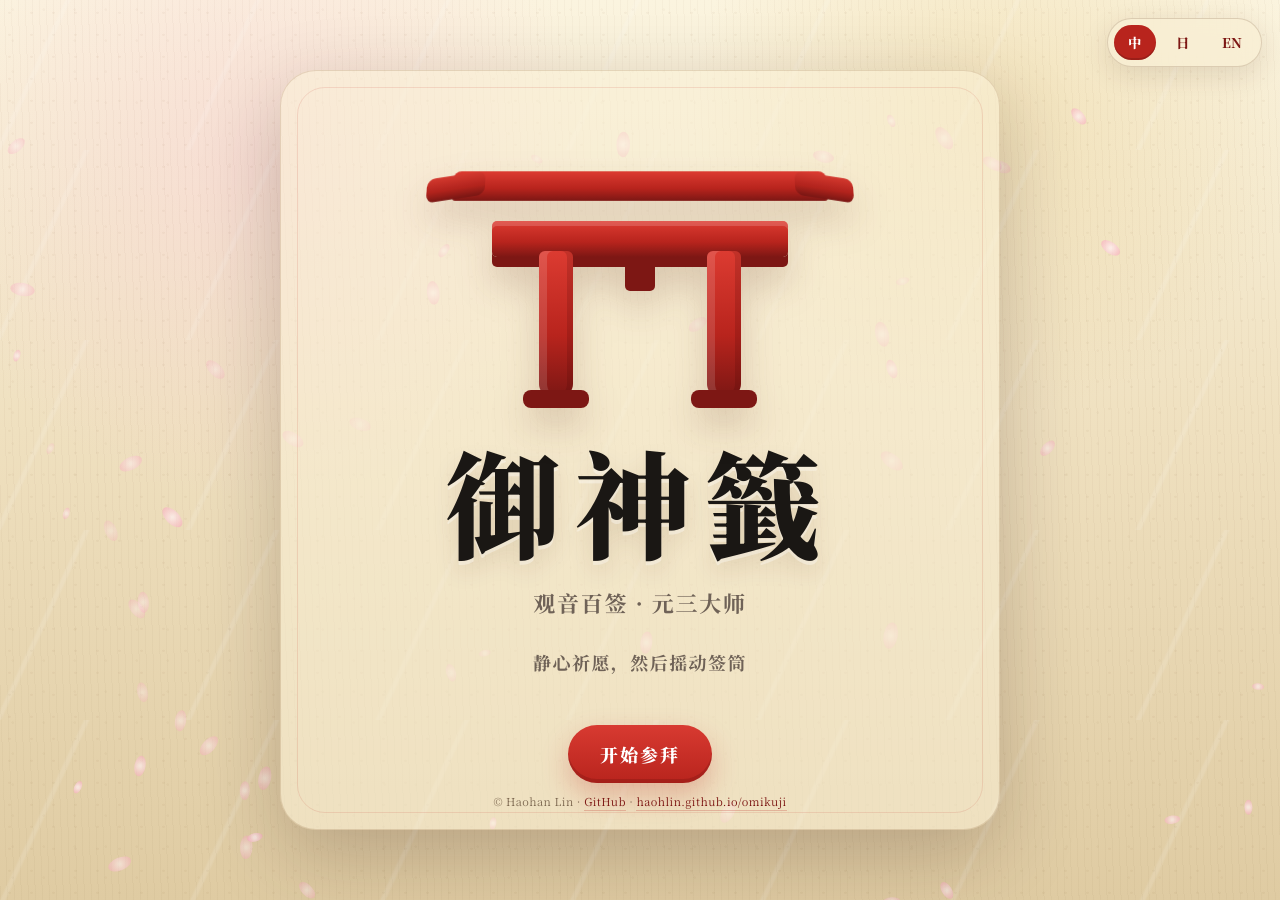
<file: index.html>
<!DOCTYPE html>
<html lang="zh" data-lang="zh">
<head>
<meta charset="UTF-8">
<meta name="viewport" content="width=device-width,initial-scale=1.0,maximum-scale=1.0,user-scalable=no">
<title>御神籤 · Omikuji</title>
<meta name="description" content="日式寺庙御神籤 Omikuji — 观音百签 · 元三大师 · 中日英三语">
<meta property="og:title" content="御神籤 · Omikuji">
<meta property="og:description" content="振一振签筒，抽一支心签。观音百签 · 中日英三语。">
<meta property="og:type" content="website">
<link rel="stylesheet" href="style.css?v=20261112-cleanup">
<link rel="preconnect" href="https://fonts.googleapis.com">
<link rel="preconnect" href="https://fonts.gstatic.com" crossorigin>
<link href="https://fonts.googleapis.com/css2?family=Noto+Serif+SC:wght@400;500;700;900&family=Noto+Serif+JP:wght@400;500;700;900&display=swap" rel="stylesheet">
<link rel="icon" href="data:image/svg+xml,<svg xmlns='http://www.w3.org/2000/svg' viewBox='0 0 100 100'><text y='.9em' font-size='90'>⛩️</text></svg>">
</head>
<body>
<div id="paper-bg"></div>
<canvas id="sakura"></canvas>

<div class="lang-switch">
  <button data-lang="zh" class="active">中</button>
  <button data-lang="ja">日</button>
  <button data-lang="en">EN</button>
</div>

<!-- STAGE 1: Torii + intro -->
<main id="stage-intro" class="stage active">
  <div class="torii">
    <div class="torii-top"></div>
    <div class="torii-beam"></div>
    <div class="torii-pillar left"></div>
    <div class="torii-pillar right"></div>
  </div>
  <h1 class="shrine-title" data-i18n="title">御神籤</h1>
  <p class="shrine-sub" data-i18n="sub">観音百籤 · 元三大師</p>
  <p class="shrine-inst" data-i18n="inst">心を静め、願いを念じて筒を振る</p>
  <button id="go-shake" class="go-btn" data-i18n="start">参拝へ</button>
  <p class="stage-footnote">© Haohan Lin · <a href="https://github.com/haohlin/omikuji" target="_blank" rel="noopener">GitHub</a> · <a href="https://haohlin.github.io/omikuji/" target="_blank" rel="noopener">haohlin.github.io/omikuji</a></p>
</main>

<!-- STAGE 2: Shake -->
<section id="stage-shake" class="stage">
  <p class="shake-prompt" data-i18n="shakePrompt">筒を振るか、画面を連打する</p>
  <div id="box-wrap">
    <div id="box">
      <div id="box-body"></div>
      <div id="box-lid"><div id="box-hole"></div></div>
      <div id="stick-peek"></div>
    </div>
  </div>
  <p class="shake-count"><span id="shake-count">0</span><span data-i18n="shakeUnit"> 回</span></p>
  <div class="debug-lot" id="debug-lot" aria-hidden="true">
    <button type="button" class="debug-toggle" id="debug-toggle" data-i18n="debugToggle">検証</button>
    <form class="debug-form" id="debug-form">
      <label for="debug-number" data-i18n="debugLabel">番号</label>
      <input id="debug-number" type="number" inputmode="numeric" min="1" max="100" placeholder="9">
      <button type="submit" data-i18n="debugShow">表示</button>
    </form>
  </div>
  <button id="go-draw" class="go-btn" data-i18n="draw">籤を引く</button>
  <button id="go-back1" class="mini-btn ghost" data-i18n="back">戻る</button>
  <p class="stage-footnote">© Haohan Lin · <a href="https://github.com/haohlin/omikuji" target="_blank" rel="noopener">GitHub</a> · <a href="https://haohlin.github.io/omikuji/" target="_blank" rel="noopener">haohlin.github.io/omikuji</a></p>
</section>

<!-- STAGE 3: Stick reveal -->
<section id="stage-stick" class="stage">
  <div class="stick-floating" id="stick-floating"></div>
  <p class="stick-number" id="stick-number">第 一 番</p>
  <button id="go-paper" class="go-btn" data-i18n="openPaper">お籤を開く</button>
  <p class="stage-footnote">© Haohan Lin · <a href="https://github.com/haohlin/omikuji" target="_blank" rel="noopener">GitHub</a> · <a href="https://haohlin.github.io/omikuji/" target="_blank" rel="noopener">haohlin.github.io/omikuji</a></p>
</section>

<!-- STAGE 4: Paper -->
<section id="stage-paper" class="stage">
  <div id="paper" data-layout="card">
    <div class="paper-inner">
      <div class="paper-layout-switch" role="group" aria-label="Paper layout">
        <button id="layout-reference" class="layout-btn" data-layout="reference" data-i18n="layoutReference">稲荷纸签</button>
        <button id="layout-card" class="layout-btn active" data-layout="card" data-i18n="layoutCard">卡片版</button>
      </div>
      <div class="omikuji-frame">
        <div class="paper-crest" aria-hidden="true"><span>稲</span></div>
        <div class="omikuji-header">
          <div class="header-cell number-cell">
            <span class="paper-num" id="p-num">第一番</span>
            <small id="p-num-en">No. 1</small>
          </div>
          <div class="header-cell shrine-cell">
            <span class="paper-shrine" id="p-shrine-title">総本宮 御神籤</span>
            <small id="p-shrine-sub">Kannon Hundred Lots</small>
          </div>
          <div class="header-cell fortune-cell">
            <span class="paper-fortune" id="p-fortune">大吉</span>
            <small id="p-fortune-en">Great Blessing</small>
          </div>
        </div>
        <div class="omikuji-body">
          <div class="vertical-main">
            <div class="paper-title-vertical">御神籤</div>
            <div class="poem-zh" id="p-poem-zh"></div>
          </div>
          <div class="poem-alt-wrap">
            <div class="poem-alt-label" data-i18n="altLabel">和歌</div>
            <div class="poem-alt-text" id="p-poem-alt"></div>
          </div>
          <div class="summary-wrap">
            <div class="summary-label" data-i18n="summaryTitle">解签</div>
            <div class="summary" id="p-summary"></div>
          </div>
          <div class="aspects" id="p-aspects"></div>
        </div>
        <div class="omikuji-footer-mark">
          <span>元三大師</span>
          <span>観音百籤</span>
        </div>
      </div>
      <div class="paper-footer">
        <button id="btn-share" class="mini-btn" data-i18n="share">分享</button>
        <button id="btn-again"  class="mini-btn" data-i18n="again">再び引く</button>
      </div>
      <p class="stage-footnote paper-note">© Haohan Lin · <a href="https://github.com/haohlin/omikuji" target="_blank" rel="noopener">GitHub</a> · <a href="https://haohlin.github.io/omikuji/" target="_blank" rel="noopener">haohlin.github.io/omikuji</a></p>
    </div>
  </div>
</section>

<script src="data/omikuji.js"></script>
<script src="app.js?v=20261112-cleanup"></script>
</body>
</html>
</file>
<file: style.css>
*{box-sizing:border-box}
:root{
  --torii:#b8241d;
  --torii-dark:#7d1714;
  --ink:#1a1714;
  --muted:#6f6257;
  --shadow:0 26px 80px rgba(45,18,10,.23);
  --serif:"Noto Serif SC","Noto Serif JP","Songti SC","Yu Mincho","Hiragino Mincho ProN",serif;
  --zh-serif:"Noto Serif SC","Songti SC","Noto Serif JP","Yu Mincho","Hiragino Mincho ProN",serif;
  --jp-serif:"Noto Serif JP","Yu Mincho","Hiragino Mincho ProN",serif;
  --latin-serif:Georgia,"Times New Roman",serif;
}
html,body{width:100%;min-height:100%;margin:0;overflow-x:hidden}
html{background:#efe2c4;color:var(--ink);font-family:var(--serif);font-synthesis:none;text-rendering:geometricPrecision}
body{
  min-height:100vh;
  min-height:100dvh;
  position:relative;
  display:grid;
  place-items:center;
  padding:28px 16px;
  background:
    radial-gradient(circle at 20% 18%,rgba(248,200,212,.42),transparent 27%),
    radial-gradient(circle at 78% 12%,rgba(214,168,61,.18),transparent 24%),
    linear-gradient(180deg,#fbf4df 0%,#efe0bf 48%,#dfcba2 100%);
}
body::before{
  content:"";
  position:fixed;inset:0;pointer-events:none;z-index:0;
  background:
    repeating-linear-gradient(88deg,rgba(95,63,33,.035) 0 1px,transparent 1px 7px),
    repeating-linear-gradient(0deg,rgba(255,255,255,.18) 0 2px,transparent 2px 12px);
  mix-blend-mode:multiply;opacity:.8;
}
#paper-bg{
  position:fixed;inset:-40px;z-index:0;pointer-events:none;opacity:.58;
  background-image:
    radial-gradient(circle at 25% 40%,rgba(111,75,31,.08) 0 1px,transparent 1.4px),
    radial-gradient(circle at 70% 60%,rgba(111,75,31,.06) 0 1px,transparent 1.5px),
    linear-gradient(115deg,transparent 0 44%,rgba(255,255,255,.22) 45% 46%,transparent 47% 100%);
  background-size:22px 22px,31px 31px,190px 190px;
  filter:blur(.15px);
}
#sakura{position:fixed;inset:0;width:100%;height:100%;z-index:1;pointer-events:none}
a{color:var(--torii-dark);text-decoration:none;border-bottom:1px solid rgba(184,36,29,.35)}
.lang-switch{
  position:fixed;top:18px;right:18px;z-index:20;
  display:flex;gap:6px;padding:6px;border:1px solid rgba(88,54,24,.18);border-radius:999px;
  background:rgba(248,239,213,.72);backdrop-filter:blur(14px);box-shadow:0 8px 28px rgba(64,34,15,.12);
}
.lang-switch button{
  border:0;border-radius:999px;padding:8px 12px;min-width:42px;cursor:pointer;
  color:var(--torii-dark);background:transparent;font-weight:800;font-family:var(--serif);letter-spacing:.04em;
  transition:transform .18s ease,background .18s ease,color .18s ease;
}
.lang-switch button:hover{transform:translateY(-1px)}
.lang-switch button.active{background:var(--torii);color:#fff;box-shadow:inset 0 -2px 0 rgba(0,0,0,.16)}
.debug-lot{
  position:fixed;top:18px;left:18px;z-index:20;
  display:flex;align-items:center;gap:8px;padding:6px;border:1px solid rgba(88,54,24,.18);border-radius:999px;
  background:rgba(248,239,213,.72);backdrop-filter:blur(14px);box-shadow:0 8px 28px rgba(64,34,15,.12);
  opacity:0;visibility:hidden;pointer-events:none;transform:translateY(-8px) scale(.98);transition:opacity .2s ease,visibility .2s ease,transform .2s ease;
}
.debug-lot.unlocked{opacity:1;visibility:visible;pointer-events:auto;transform:none}
.debug-toggle,.debug-form button{
  appearance:none;border:0;border-radius:999px;cursor:pointer;font-family:var(--serif);font-weight:900;letter-spacing:.06em;
  color:#fff;background:linear-gradient(180deg,#d83a31,var(--torii));box-shadow:inset 0 -2px 0 rgba(0,0,0,.16);
}
.debug-toggle{padding:8px 13px}.debug-form button{padding:7px 11px;font-size:12px}
.debug-form{display:none;align-items:center;gap:6px;margin:0}.debug-lot.open .debug-form{display:flex}
.debug-form label{font-size:12px;font-weight:900;color:var(--torii-dark);letter-spacing:.06em;white-space:nowrap}
.debug-form input{width:76px;border:1px solid rgba(184,36,29,.22);border-radius:999px;padding:7px 10px;background:rgba(255,250,232,.9);color:var(--ink);font-family:var(--serif);font-weight:900;text-align:center;outline:none}
.debug-form input:focus{border-color:var(--torii);box-shadow:0 0 0 3px rgba(184,36,29,.12)}
.stage{
  position:relative;z-index:2;width:min(92vw,720px);min-height:min(760px,calc(100vh - 56px));
  display:none;place-items:center;text-align:center;padding:64px 24px 38px;
  border-radius:36px;background:rgba(250,241,215,.54);box-shadow:var(--shadow);
  border:1px solid rgba(116,73,30,.16);overflow:hidden;
}
.stage::before{
  content:"";position:absolute;inset:16px;border:1px solid rgba(184,36,29,.12);border-radius:28px;pointer-events:none;
}
.stage.active{display:grid;animation:stageIn .58s cubic-bezier(.2,.9,.2,1) both}
@keyframes stageIn{from{opacity:0;transform:translateY(18px) scale(.985);filter:blur(3px)}to{opacity:1;transform:none;filter:none}}
.torii{position:relative;width:min(76vw,390px);height:270px;margin:0 auto 14px;filter:drop-shadow(0 18px 18px rgba(82,25,14,.18))}
.torii-top,.torii-beam,.torii-pillar{position:absolute;background:linear-gradient(180deg,#dc3b31 0%,var(--torii) 58%,var(--torii-dark) 100%)}
.torii-top{left:2%;right:2%;top:28px;height:30px;border-radius:8px 8px 3px 3px;transform:perspective(500px) rotateX(10deg)}
.torii-top::before,.torii-top::after{content:"";position:absolute;top:4px;width:58px;height:24px;background:inherit;border-radius:8px;filter:brightness(.96)}
.torii-top::before{left:-26px;transform:skewY(-9deg)}
.torii-top::after{right:-26px;transform:skewY(9deg)}
.torii-beam{left:12%;right:12%;top:78px;height:36px;border-radius:5px;box-shadow:0 10px 0 var(--torii-dark),inset 0 5px rgba(255,255,255,.16)}
.torii-beam::after{content:"";position:absolute;left:45%;top:36px;width:10%;height:34px;background:var(--torii-dark);border-radius:0 0 5px 5px}
.torii-pillar{top:108px;width:34px;height:145px;border-radius:6px 6px 12px 12px;box-shadow:inset 8px 0 rgba(255,255,255,.13),inset -6px 0 rgba(60,0,0,.16)}
.torii-pillar.left{left:24%}.torii-pillar.right{right:24%}
.torii-pillar::after{content:"";position:absolute;left:-16px;right:-16px;bottom:-12px;height:18px;border-radius:8px;background:var(--torii-dark)}
.shrine-title{margin:4px 0 8px;font-size:clamp(58px,14vw,116px);line-height:.95;font-weight:900;color:var(--ink);text-shadow:0 4px 0 rgba(255,255,255,.35),0 11px 25px rgba(73,34,10,.12);writing-mode:horizontal-tb;font-variant-east-asian:traditional;white-space:nowrap}
html[data-lang="zh"] .shrine-title{font-family:var(--serif);font-weight:900;letter-spacing:.12em;font-variant-east-asian:normal}
html[data-lang="ja"] .shrine-title{font-family:var(--jp-serif);font-weight:900;letter-spacing:.18em}
html[data-lang="en"] .shrine-title{font-family:var(--latin-serif);font-size:clamp(48px,11vw,86px);letter-spacing:.05em}
.shrine-sub,.shrine-inst,.shake-prompt{margin:8px 0;color:var(--muted);font-weight:700;letter-spacing:.08em}
.shrine-sub{font-size:clamp(16px,3vw,22px)}.shrine-inst{font-size:clamp(14px,2.5vw,18px)}
.stage-footnote{position:absolute;bottom:18px;left:24px;right:24px;margin:0;color:rgba(80,55,35,.70);font-size:11px;line-height:1.45;letter-spacing:.04em;text-align:center;z-index:3}
.stage-footnote a{color:var(--torii-dark);border-bottom:1px solid rgba(184,36,29,.24)}
.paper-note{position:relative;bottom:auto;left:auto;right:auto;margin:30px 0 0;padding:0 8px 18px}
.go-btn,.mini-btn{
  appearance:none;border:0;cursor:pointer;font-family:var(--serif);font-weight:900;letter-spacing:.11em;
  transition:transform .16s ease,box-shadow .16s ease,opacity .16s ease,filter .16s ease;
}
.go-btn{
  margin-top:26px;padding:16px 32px;border-radius:999px;color:#fff;background:linear-gradient(180deg,#d83a31,var(--torii));
  box-shadow:0 12px 28px rgba(184,36,29,.26),inset 0 -4px 0 rgba(91,12,9,.22);font-size:18px;
}
.go-btn:hover,.mini-btn:hover{transform:translateY(-2px);filter:saturate(1.04)}
.go-btn:active,.mini-btn:active{transform:translateY(1px)}
.mini-btn{padding:11px 18px;border-radius:999px;color:var(--torii-dark);border:1px solid rgba(184,36,29,.2);box-shadow:0 8px 18px rgba(67,34,9,.1)}
.mini-btn.ghost{margin-top:16px;background:transparent;color:var(--muted);box-shadow:none}
#stage-shake{gap:16px}
.shake-prompt{font-size:clamp(18px,4.4vw,28px);color:var(--ink)}
#box-wrap{position:relative;width:300px;height:340px;display:grid;place-items:center;margin:8px auto;cursor:pointer;touch-action:manipulation}
#box-wrap::after{content:"";position:absolute;bottom:20px;width:210px;height:34px;border-radius:50%;background:rgba(64,33,10,.16);filter:blur(12px)}
#box{position:relative;width:176px;height:260px;transform-origin:50% 88%;z-index:1;filter:drop-shadow(0 20px 20px rgba(80,40,10,.22))}
#box.shaking{animation:shakeBox .42s cubic-bezier(.36,.07,.19,.97)}
#box-body{position:absolute;left:20px;right:20px;bottom:10px;height:220px;border-radius:22px 22px 44px 44px;background:
  linear-gradient(90deg,rgba(255,255,255,.16),transparent 18%,rgba(0,0,0,.13) 85%),
  repeating-linear-gradient(90deg,rgba(64,34,12,.22) 0 2px,transparent 2px 16px),
  linear-gradient(180deg,#a46839,#77431f 58%,#4d2b16);
  border:4px solid #3d2111;clip-path:polygon(9% 0,91% 0,100% 90%,50% 100%,0 90%);
}
#box-body::before{content:"御神籤";position:absolute;left:50%;top:52px;transform:translateX(-50%);writing-mode:vertical-rl;font-family:var(--jp-serif);font-weight:900;font-size:34px;color:#f8e9be;text-shadow:0 2px 0 rgba(0,0,0,.25);letter-spacing:.14em}
#box-body::after{content:"";position:absolute;left:16%;right:16%;top:22px;height:10px;border-radius:999px;background:rgba(250,225,154,.65);box-shadow:0 62px rgba(250,225,154,.33),0 126px rgba(250,225,154,.28)}
#box-lid{position:absolute;left:4px;right:4px;top:0;height:54px;border-radius:16px;background:linear-gradient(180deg,#5b3319,#2f170b);border:4px solid #241107;box-shadow:inset 0 4px 0 rgba(255,255,255,.13)}
#box-hole{position:absolute;left:50%;top:50%;width:74px;height:17px;transform:translate(-50%,-50%);border-radius:50%;background:#0f0805;box-shadow:inset 0 2px 8px #000}
#stick-peek{position:absolute;left:50%;top:-18px;width:14px;height:74px;border-radius:9px;background:linear-gradient(90deg,#eedda9,#fff5cf 45%,#c9a66c);transform:translateX(-50%) rotate(3deg);box-shadow:0 3px 9px rgba(0,0,0,.15)}
.shake-count{margin:0;color:var(--torii-dark);font-size:22px;font-weight:900}.shake-count span:first-child{font-size:42px;color:var(--ink)}
@keyframes shakeBox{0%,100%{transform:rotate(0) translateX(0)}15%{transform:rotate(-12deg) translateX(-10px)}30%{transform:rotate(10deg) translateX(9px)}45%{transform:rotate(-9deg) translateX(-7px)}60%{transform:rotate(7deg) translateX(6px)}80%{transform:rotate(-3deg)}}
.stick-floating{width:36px;height:360px;border-radius:18px;background:linear-gradient(90deg,#cda45d,#fff1bd 38%,#e1bd72 68%,#956026);box-shadow:0 28px 44px rgba(79,39,10,.22),inset 4px 0 rgba(255,255,255,.48),inset -5px 0 rgba(87,44,10,.18);transform:rotate(-7deg);position:relative;animation:stickRise .8s cubic-bezier(.2,.9,.2,1) both}
.stick-floating::after{content:"御 神 籤";position:absolute;inset:28px 0 auto;writing-mode:vertical-rl;font-family:var(--jp-serif);font-weight:900;color:#5b2814;letter-spacing:.2em;font-size:16px}
.stick-number{margin:22px 0 4px;font-family:var(--serif);font-weight:900;font-size:clamp(34px,8vw,62px);color:var(--ink)}
@keyframes stickRise{from{opacity:0;transform:translateY(90px) rotate(-18deg)}to{opacity:1;transform:translateY(0) rotate(-7deg)}}
#stage-paper{padding:28px 12px;background:rgba(250,241,215,.42)}
#paper{perspective:1200px}
.paper-inner{position:relative;padding:0;border-radius:4px;text-align:left;transform-origin:top center;animation:paperOpen .75s cubic-bezier(.2,.9,.2,1) both;overflow:visible}
.paper-inner::before{content:"";position:absolute;inset:0;pointer-events:none;z-index:0;background:
  radial-gradient(circle at 14% 18%,rgba(0,0,0,.055) 0 1px,transparent 1.4px),
  radial-gradient(circle at 72% 44%,rgba(0,0,0,.04) 0 1px,transparent 1.5px),
  repeating-linear-gradient(92deg,rgba(80,62,38,.032) 0 1px,transparent 1px 9px),
  linear-gradient(90deg,rgba(255,255,255,.32),transparent 26%,rgba(80,50,22,.055));background-size:19px 19px,27px 27px,100% 100%,100% 100%;mix-blend-mode:multiply}
.paper-inner::after{content:"";position:absolute;inset:7px;border:1px solid rgba(18,17,15,.86);pointer-events:none;z-index:1}
.omikuji-frame{position:relative;z-index:2;color:#111;font-synthesis:none;font-variant-east-asian:proportional-width;text-rendering:geometricPrecision}
.header-cell{place-items:center}
.paper-num,.paper-fortune{display:block;text-shadow:none}
.header-cell small{margin-top:5px;font-family:var(--latin-serif);font-size:10px;letter-spacing:.06em;color:#222;line-height:1.1;text-transform:uppercase}
.omikuji-body{grid-template-columns:1.36fr .76fr 1.02fr .86fr;gap:0}
.vertical-main{flex-direction:row-reverse;align-items:stretch;justify-content:center;gap:12px}
.paper-title-vertical{font-family:var(--jp-serif);font-size:18px;font-weight:900;letter-spacing:.18em;border-left:1px solid #222;padding-left:8px;color:#111;line-height:1.2}
.poem-zh{text-align:start;margin:0;writing-mode:vertical-rl;text-orientation:upright}
html[data-lang="en"] .poem-zh{writing-mode:horizontal-tb;text-orientation:mixed;padding:18px 12px;overflow:hidden}
.poem-alt-wrap,.summary-wrap,.aspects{font-family:var(--serif);font-weight:500;line-height:1.65}
.summary{background:transparent;padding:0;border-radius:0;margin:0}
.aspects{flex-direction:column}.aspect{break-inside:avoid}.aspect b::before{font-weight:400;margin-bottom:3px}
.omikuji-footer-mark{grid-template-columns:1fr 1fr;align-items:center}.omikuji-footer-mark span{place-items:center}
.paper-footer{position:relative;z-index:3;display:flex;gap:12px;justify-content:center;flex-wrap:wrap;margin:16px 0 0;padding:0;border:0}.paper-footer .mini-btn{background:rgba(255,250,232,.94)}
.toast{position:fixed;left:50%;bottom:26px;z-index:40;transform:translateX(-50%) translateY(20px);opacity:0;padding:12px 18px;border-radius:999px;background:rgba(26,23,20,.88);color:#fff;box-shadow:0 12px 36px rgba(0,0,0,.22);transition:.25s ease;font-size:14px}.toast.show{opacity:1;transform:translateX(-50%) translateY(0)}
@media (max-width:640px){
  body{padding:12px 10px}.stage{width:100%;min-height:calc(100dvh - 24px);border-radius:28px;padding:58px 16px 34px}.stage::before{inset:10px;border-radius:22px}
  .lang-switch{top:10px;right:10px}.lang-switch button{padding:7px 9px;min-width:36px;font-size:12px}
  .debug-lot{top:auto;left:10px;right:auto;bottom:calc(14px + env(safe-area-inset-bottom));width:max-content;max-width:calc(100vw - 20px);z-index:30}.debug-toggle{padding:7px 10px;font-size:12px}.debug-form{gap:5px}.debug-form input{width:68px;padding:6px 8px}.debug-form label,.debug-form button{font-size:11px}
  .torii{height:230px;width:310px;max-width:84vw}.torii-pillar{height:126px}.torii-pillar.left{left:22%}.torii-pillar.right{right:22%}
  #box-wrap{width:260px;height:302px}#box{transform:scale(.92)}
  #stage-paper{padding:10px 6px}
  .paper-inner{padding:0;border-radius:3px}
  .paper-inner::after{inset:6px;border-width:1px;opacity:1}
  .header-cell small{font-size:8px}
  .omikuji-body{grid-template-columns:1.3fr .7fr .98fr .82fr}.vertical-main{gap:7px}.paper-title-vertical{font-size:14px}
}
@media (prefers-reduced-motion:reduce){*,*::before,*::after{animation:none!important;transition:none!important;scroll-behavior:auto!important}}


/* Layout switch: card layout by default, shrine strip as alternate */
.paper-layout-switch{position:relative;z-index:5;display:flex;gap:8px;justify-content:center;margin:0 0 12px}
.layout-btn{appearance:none;border:1px solid rgba(184,36,29,.22);border-radius:999px;background:rgba(255,250,232,.9);color:var(--torii-dark);font-family:var(--serif);font-weight:900;padding:8px 14px;cursor:pointer;box-shadow:0 6px 14px rgba(67,34,9,.08)}
.layout-btn.active{background:var(--torii);color:#fff;border-color:var(--torii);box-shadow:0 8px 20px rgba(184,36,29,.2)}

#paper[data-layout="reference"]{width:min(100%,420px)}
#paper[data-layout="reference"] .paper-inner{background:#fbf7ea;box-shadow:0 24px 74px rgba(42,24,10,.22),0 2px 0 rgba(255,255,255,.6) inset}
#paper[data-layout="reference"] .paper-inner::after{inset:10px;border:1px solid rgba(18,17,15,.72)}
#paper[data-layout="reference"] .omikuji-frame{margin:12px 18px 16px;padding:16px 14px 4px;border:1.5px solid rgba(17,17,15,.86);background:rgba(251,247,234,.86);filter:none;font-family:var(--jp-serif);box-shadow:inset 0 0 0 4px rgba(255,255,255,.18);display:grid;grid-template-columns:1.08fr .92fr;grid-template-rows:auto auto auto auto auto minmax(54px,1fr);gap:10px;min-height:820px}
#paper[data-layout="reference"] .paper-crest{display:grid;grid-column:1 / -1;width:66px;height:66px;margin:0 auto 2px;place-items:center;border:2px solid #171411;border-radius:50%;font-family:var(--jp-serif);font-weight:900;font-size:28px;color:#171411;position:relative;background:rgba(255,250,232,.28)}
#paper[data-layout="reference"] .paper-crest::before,#paper[data-layout="reference"] .paper-crest::after{content:"";position:absolute;width:28px;height:42px;border:2px solid #171411;border-left:0;border-bottom:0;border-radius:50%;top:11px}
#paper[data-layout="reference"] .paper-crest::before{left:9px;transform:rotate(-34deg)}
#paper[data-layout="reference"] .paper-crest::after{right:9px;transform:rotate(34deg)}
#paper[data-layout="reference"] .omikuji-header{grid-column:1 / 2;grid-row:2;height:auto;min-height:238px;align-self:stretch;display:grid;grid-template-columns:1.05fr 1fr 1.1fr;border:1px solid rgba(17,17,15,.8);background:rgba(255,255,255,.16);text-align:center;writing-mode:horizontal-tb;text-orientation:mixed;margin:0;overflow:hidden}
#paper[data-layout="reference"] .header-cell{display:flex;align-items:center;justify-content:center;height:100%;padding:16px 3px;border:0!important;text-align:center;min-width:0;overflow:hidden;white-space:nowrap}
#paper[data-layout="reference"] .header-cell+ .header-cell{border-left:0!important}
#paper[data-layout="reference"] .header-cell small{display:none}
#paper[data-layout="reference"] .paper-num{display:block;writing-mode:vertical-rl;text-orientation:upright;font-family:var(--jp-serif);font-weight:900;font-size:17px;line-height:1;letter-spacing:.01em;color:#111;white-space:nowrap;word-break:keep-all;overflow-wrap:normal;text-wrap:nowrap}
#paper[data-layout="reference"] .paper-shrine{display:block;writing-mode:vertical-rl;text-orientation:upright;font-family:var(--jp-serif);font-weight:900;font-size:15px;line-height:1.05;letter-spacing:.04em;color:#111;white-space:pre-line;word-break:keep-all}
#paper[data-layout="reference"] .paper-fortune{display:block;writing-mode:vertical-rl;text-orientation:upright;font-family:var(--jp-serif);font-weight:900;font-size:38px;line-height:1.05;letter-spacing:.04em;color:#111;white-space:nowrap}
#paper[data-layout="reference"] .omikuji-body{grid-column:1 / -1;display:contents;min-height:0;border:0;overflow:visible}
#paper[data-layout="reference"] .omikuji-body>div{border:1px solid rgba(17,17,15,.62)!important;min-width:0;background:rgba(255,255,255,.08)}
#paper[data-layout="reference"] .vertical-main{grid-column:2 / 3;grid-row:2;min-height:238px;height:auto;align-self:stretch;display:flex;flex-direction:row-reverse;justify-content:center;align-items:center;gap:14px;margin:0;padding:14px 8px;writing-mode:vertical-rl;text-orientation:upright;overflow:hidden}
#paper[data-layout="reference"] .paper-title-vertical{display:none}
#paper[data-layout="reference"] .poem-zh{font-family:var(--jp-serif)!important;font-weight:700!important;font-size:20px!important;line-height:1.58!important;letter-spacing:.07em;max-height:212px;color:#111;white-space:pre-line;overflow:hidden}
#paper[data-layout="reference"] .poem-alt-wrap,#paper[data-layout="reference"] .summary-wrap{grid-column:1 / -1;display:block;writing-mode:horizontal-tb;text-orientation:mixed;margin:0;padding:10px 12px;overflow:hidden;font-family:var(--jp-serif);font-weight:500;line-height:1.55;min-height:0}
#paper[data-layout="reference"] .poem-alt-label,#paper[data-layout="reference"] .summary-label{display:block;font-family:var(--jp-serif);font-size:12px;font-weight:900;line-height:1.2;border:0;border-bottom:1px solid rgba(17,17,15,.32);margin:0 0 7px;padding:0 0 5px;letter-spacing:.12em;color:#111;text-align:left}
#paper[data-layout="reference"] .poem-alt-text{display:block;font-family:var(--jp-serif);font-weight:500;font-size:11.5px;line-height:1.55;letter-spacing:.01em;color:#111;white-space:normal;text-align:left;max-height:none}
#paper[data-layout="reference"] .summary{display:block;font-family:var(--jp-serif);font-weight:500;font-size:12px;line-height:1.58;letter-spacing:.01em;color:#111;text-align:left;max-height:none}
#paper[data-layout="reference"] .aspects{grid-column:1 / -1;display:grid;grid-template-columns:1fr 1fr 1fr;gap:2px 8px;margin:0;padding:2px 0 0;writing-mode:horizontal-tb;text-orientation:mixed;overflow:visible;background:transparent!important}
#paper[data-layout="reference"] .aspect{display:block;font-family:var(--jp-serif);padding:7px 6px 8px;min-height:90px;border:0!important;background:transparent;overflow:hidden}
#paper[data-layout="reference"] .aspect b{display:block;font-family:var(--jp-serif);font-size:10.5px;font-weight:900;line-height:1.15;letter-spacing:.04em;margin:0 0 4px;color:#111;text-align:left;border-bottom:1px solid rgba(17,17,15,.20);padding-bottom:3px}
#paper[data-layout="reference"] .aspect b::before{content:""}
#paper[data-layout="reference"] .aspect span{display:block;font-family:var(--jp-serif);font-size:9.8px;font-weight:500;line-height:1.35;color:#111;text-align:left}
#paper[data-layout="reference"] .omikuji-footer-mark{grid-column:1 / -1;grid-row:6;align-self:end;height:auto;display:block;text-align:center;border-top:1px solid rgba(17,17,17,.55);margin-top:8px;padding-top:7px;padding-bottom:0;font-family:var(--jp-serif);font-size:10px;font-weight:700;letter-spacing:.04em;color:#111}
#paper[data-layout="reference"] .omikuji-footer-mark span{display:inline;height:auto}#paper[data-layout="reference"] .omikuji-footer-mark span+span{border-left:0}#paper[data-layout="reference"] .omikuji-footer-mark span+span::before{content:" · "}

html[data-lang="zh"] .stage,
html[data-lang="zh"] #paper,
html[data-lang="zh"] .paper-inner,
html[data-lang="zh"] .omikuji-frame,
html[data-lang="zh"] .omikuji-header,
html[data-lang="zh"] .omikuji-body,
html[data-lang="zh"] .paper-num,
html[data-lang="zh"] .paper-shrine,
html[data-lang="zh"] .paper-fortune,
html[data-lang="zh"] .paper-title-vertical,
html[data-lang="zh"] .poem-zh,
html[data-lang="zh"] .poem-alt-wrap,
html[data-lang="zh"] .poem-alt-label,
html[data-lang="zh"] .poem-alt-text,
html[data-lang="zh"] .summary-wrap,
html[data-lang="zh"] .summary-label,
html[data-lang="zh"] .summary,
html[data-lang="zh"] .aspects,
html[data-lang="zh"] .aspect,
html[data-lang="zh"] .aspect b,
html[data-lang="zh"] .aspect span{
  font-family:var(--zh-serif)!important;
  font-synthesis:none;
  font-variant-east-asian:normal;
  text-rendering:geometricPrecision;
}
html[data-lang="zh"] #paper[data-layout="reference"] .paper-num,
html[data-lang="zh"] #paper[data-layout="reference"] .paper-shrine,
html[data-lang="zh"] #paper[data-layout="reference"] .paper-title-vertical,
html[data-lang="zh"] #paper[data-layout="reference"] .poem-zh,
html[data-lang="zh"] #paper[data-layout="reference"] .poem-alt-label,
html[data-lang="zh"] #paper[data-layout="reference"] .summary-label,
html[data-lang="zh"] #paper[data-layout="reference"] .aspect b{font-family:var(--serif)!important;font-weight:900!important;color:#111!important;font-variant-east-asian:normal}
html[data-lang="zh"] #paper[data-layout="card"] .paper-num,
html[data-lang="zh"] #paper[data-layout="card"] .paper-shrine,
html[data-lang="zh"] #paper[data-layout="card"] .poem-zh{font-family:var(--zh-serif)!important;font-weight:900!important;color:#111!important;font-variant-east-asian:normal}
html[data-lang="zh"] #paper[data-layout="card"] .poem-alt-label,
html[data-lang="zh"] #paper[data-layout="card"] .summary-label,
html[data-lang="zh"] #paper[data-layout="card"] .aspect b{font-family:var(--zh-serif)!important;font-weight:700!important;font-variant-east-asian:normal}
html[data-lang="zh"] #paper[data-layout="reference"] .paper-fortune,
html[data-lang="zh"] #paper[data-layout="card"] .paper-fortune{font-family:var(--serif)!important;font-weight:900!important;color:#111!important;font-variant-east-asian:normal}
html[data-lang="zh"] #paper[data-layout="card"] .paper-fortune{font-family:var(--zh-serif)!important}
html[data-lang="zh"] #paper[data-layout="reference"] .poem-alt-text,
html[data-lang="zh"] #paper[data-layout="reference"] .summary,
html[data-lang="zh"] #paper[data-layout="reference"] .aspect span{font-family:var(--serif)!important;font-weight:600!important;color:#111!important;font-variant-east-asian:normal}
html[data-lang="zh"] #paper[data-layout="card"] .poem-alt-text,
html[data-lang="zh"] #paper[data-layout="card"] .summary,
html[data-lang="zh"] #paper[data-layout="card"] .aspect span{font-family:var(--zh-serif)!important;font-weight:400!important;color:#111!important;font-variant-east-asian:normal}

html[data-lang="zh"] #paper[data-fortune-tone="good"] .paper-fortune,
html[data-lang="ja"] #paper[data-fortune-tone="good"] .paper-fortune{color:var(--torii)!important}
html[data-lang="zh"] #paper[data-fortune-tone="bad"] .paper-fortune,
html[data-lang="ja"] #paper[data-fortune-tone="bad"] .paper-fortune{color:#111!important}

#paper[data-layout="card"]{width:min(100%,520px)}
#paper[data-layout="card"] .paper-crest{display:none}
#paper[data-layout="card"] .paper-inner{background:#f8f0dd;border-radius:20px;overflow:visible;padding:16px;box-shadow:0 24px 74px rgba(42,24,10,.22)}
#paper[data-layout="card"] .paper-inner::after{display:none}
#paper[data-layout="card"] .omikuji-frame{margin:0;padding:24px 24px 18px;border:1px solid rgba(116,35,23,.18);border-radius:16px;background:rgba(255,250,239,.92);box-shadow:0 16px 42px rgba(65,32,12,.12);filter:none;font-family:var(--serif)}
#paper[data-layout="card"] .paper-shrine{display:block;font-family:var(--serif);font-weight:900;font-size:18px;line-height:1.15;color:#7d1714;white-space:normal}
#paper[data-layout="card"] .omikuji-header{height:auto;display:grid;grid-template-columns:1fr 1fr;gap:10px 16px;align-items:start;border:0;border-bottom:1px solid rgba(125,23,20,.24);padding:0 0 14px;margin:0 0 18px;background:transparent;writing-mode:horizontal-tb;min-height:0;max-height:none}
#paper[data-layout="card"] .header-cell{display:block;padding:0;border:0!important;text-align:left}
#paper[data-layout="card"] .fortune-cell{grid-column:1 / -1;text-align:center;margin-top:8px}
#paper[data-layout="card"] .paper-num{font-family:var(--serif);font-size:18px;font-weight:700;line-height:1.2;color:#2a2118;letter-spacing:.03em}
#paper[data-layout="card"] .paper-fortune{display:block;margin:0 auto;font-family:var(--serif);font-size:46px;font-weight:900;line-height:1;color:var(--torii);letter-spacing:.02em;max-width:100%;overflow-wrap:normal}
#paper[data-layout="card"] .header-cell small{display:block;margin-top:4px;font-family:var(--latin-serif);font-size:10px;color:#8b6554;letter-spacing:.04em}
#paper[data-layout="card"] .omikuji-body{min-height:0;display:block;border:0;overflow:visible}
#paper[data-layout="card"] .omikuji-body>div{border:0!important;min-width:0}
#paper[data-layout="card"] .vertical-main{display:block;min-height:0;padding:0 0 16px;border-bottom:1px solid rgba(125,23,20,.16)!important;writing-mode:horizontal-tb;text-orientation:mixed;text-align:center}
#paper[data-layout="card"] .paper-title-vertical{display:none}
#paper[data-layout="card"] .poem-zh{display:block;font-family:var(--serif)!important;font-size:26px!important;font-weight:900!important;line-height:1.8!important;letter-spacing:.07em;writing-mode:horizontal-tb;text-orientation:mixed;text-align:center;white-space:pre-line;max-height:none;margin:0;color:#111}
#paper[data-layout="card"] .poem-alt-wrap,#paper[data-layout="card"] .summary-wrap{display:block;writing-mode:horizontal-tb;text-orientation:mixed;overflow:visible;margin:14px 0 0;padding:13px 14px;border-radius:12px;background:rgba(184,36,29,.045);border-left:4px solid rgba(184,36,29,.8);font-family:var(--serif)}
#paper[data-layout="card"] .poem-alt-label,#paper[data-layout="card"] .summary-label{display:block;font-family:var(--serif);font-weight:900;font-size:13px;line-height:1.2;letter-spacing:.08em;color:var(--torii-dark);border:0;padding:0;margin:0 0 7px;text-align:left}
#paper[data-layout="card"] .poem-alt-text,#paper[data-layout="card"] .summary{display:block;font-family:var(--serif);font-weight:500;font-size:14px;line-height:1.75;color:#211914;text-align:left;white-space:normal}
#paper[data-layout="card"] .aspects{display:grid;grid-template-columns:1fr 1fr;gap:10px;margin:14px 0 0;padding:0;writing-mode:horizontal-tb;text-orientation:mixed;min-height:0;overflow:visible}
#paper[data-layout="card"] .aspect{display:block;min-height:86px;padding:11px 12px;border:1px solid rgba(184,36,29,.15);border-radius:12px;background:rgba(255,251,240,.78)}
#paper[data-layout="card"] .aspect b{display:block;font-family:var(--serif);font-size:13px;font-weight:900;color:var(--torii-dark);letter-spacing:.04em;margin:0 0 6px;text-align:left}
#paper[data-layout="card"] .aspect b::before{content:""}
#paper[data-layout="card"] .aspect span{display:block;font-family:var(--serif);font-size:12.5px;font-weight:500;line-height:1.58;color:#201814;text-align:left}
#paper[data-layout="card"] .omikuji-footer-mark{height:auto;display:block;text-align:center;border-top:1px dashed rgba(125,23,20,.24);margin-top:18px;padding-top:12px;font-family:var(--jp-serif);font-weight:700;font-size:12px;letter-spacing:.08em;color:#7c6254}
#paper[data-layout="card"] .omikuji-footer-mark span{display:inline;height:auto}#paper[data-layout="card"] .omikuji-footer-mark span+span{border-left:0}#paper[data-layout="card"] .omikuji-footer-mark span+span::before{content:" · "}

html[data-lang="en"] #paper[data-layout="reference"] .omikuji-frame{grid-template-columns:.74fr 1.26fr}
html[data-lang="en"] #paper[data-layout="reference"] .omikuji-header{display:flex;flex-direction:column;justify-content:center;gap:0;padding:10px 12px;text-align:left}
html[data-lang="en"] #paper[data-layout="reference"] .header-cell{display:block;height:auto;padding:0 0 8px;text-align:left;white-space:normal;overflow:visible}
html[data-lang="en"] #paper[data-layout="reference"] .fortune-cell{padding-top:6px}
html[data-lang="en"] #paper[data-layout="reference"] .paper-num,html[data-lang="en"] #paper[data-layout="reference"] .paper-shrine,html[data-lang="en"] #paper[data-layout="reference"] .paper-fortune{writing-mode:horizontal-tb;text-orientation:mixed;white-space:normal;word-break:normal;overflow-wrap:break-word;letter-spacing:.01em;line-height:1.15}
html[data-lang="en"] #paper[data-layout="reference"] .paper-num{font-size:15px;color:#111}
html[data-lang="en"] #paper[data-layout="reference"] .paper-shrine{font-size:14px;color:#111}
html[data-lang="en"] #paper[data-layout="reference"] .paper-fortune{font-size:17px;line-height:1.08;color:#111;white-space:nowrap;overflow-wrap:normal;word-break:keep-all}
html[data-lang="en"] #paper[data-layout="reference"] .vertical-main{writing-mode:horizontal-tb;text-orientation:mixed;align-items:flex-start;justify-content:flex-start;text-align:left;padding:14px 12px;overflow:hidden}
html[data-lang="en"] #paper[data-layout="reference"] .poem-zh{font-family:var(--latin-serif)!important;font-size:12.8px!important;font-weight:600!important;line-height:1.42!important;letter-spacing:.01em;white-space:normal;text-align:left;max-height:none;overflow:hidden}
html[data-lang="en"] #paper[data-layout="card"] .omikuji-header{grid-template-columns:1fr 1fr;gap:9px 14px;align-items:start}
html[data-lang="en"] #paper[data-layout="card"] .paper-shrine{font-size:15.5px;line-height:1.18}
html[data-lang="en"] #paper[data-layout="card"] .paper-fortune{font-size:32px;line-height:1.04;max-width:100%;letter-spacing:.01em}
html[data-lang="en"] #paper[data-layout="card"] .poem-zh{font-family:var(--latin-serif)!important;font-size:16.5px!important;font-weight:700!important;line-height:1.5!important;letter-spacing:.01em;text-align:left}

@media (max-width:640px){
  .stage{padding-bottom:56px}
  .stage-footnote{font-size:10px;left:14px;right:14px;bottom:12px}
  .paper-note{position:relative;bottom:auto;left:auto;right:auto;margin:24px 0 0;padding:0 8px 16px}

  #paper[data-layout="reference"]{width:min(100%,360px)}
  #paper[data-layout="reference"] .omikuji-frame{margin:10px 12px 14px;padding:13px 10px 4px;grid-template-columns:1.08fr .92fr;grid-template-rows:auto auto auto auto auto minmax(48px,1fr);gap:8px;min-height:760px}
  #paper[data-layout="reference"] .paper-crest{width:58px;height:58px;font-size:24px}
  #paper[data-layout="reference"] .paper-crest::before,#paper[data-layout="reference"] .paper-crest::after{width:24px;height:38px;top:9px}
  #paper[data-layout="reference"] .omikuji-header{height:auto;min-height:216px}
  #paper[data-layout="reference"] .paper-num{font-size:13.5px;letter-spacing:0}#paper[data-layout="reference"] .paper-shrine{font-size:12px;letter-spacing:.02em}#paper[data-layout="reference"] .paper-fortune{font-size:30px}
  #paper[data-layout="reference"] .vertical-main{min-height:216px;gap:10px;padding:12px 6px}
  #paper[data-layout="reference"] .poem-zh{font-size:16.5px!important;line-height:1.5!important;max-height:192px}
  #paper[data-layout="reference"] .poem-alt-wrap,#paper[data-layout="reference"] .summary-wrap{padding:9px 10px}
  #paper[data-layout="reference"] .poem-alt-label,#paper[data-layout="reference"] .summary-label{font-size:11px}
  #paper[data-layout="reference"] .poem-alt-text{font-size:10.6px;line-height:1.5}
  #paper[data-layout="reference"] .summary{font-size:11px;line-height:1.5}
  #paper[data-layout="reference"] .aspects{grid-template-columns:1fr 1fr;gap:2px 7px}
  html[data-lang="en"] #paper[data-layout="reference"] .omikuji-frame{grid-template-columns:.72fr 1.28fr}
  html[data-lang="en"] #paper[data-layout="reference"] .poem-zh{font-size:12px!important;line-height:1.35!important}
  html[data-lang="en"] #paper[data-layout="reference"] .paper-fortune{font-size:17px}
  html[data-lang="en"] #paper[data-layout="card"] .paper-fortune{font-size:29px}
  html[data-lang="en"] #paper[data-layout="card"] .poem-zh{font-size:15.5px!important;line-height:1.45!important}
}
</file>
